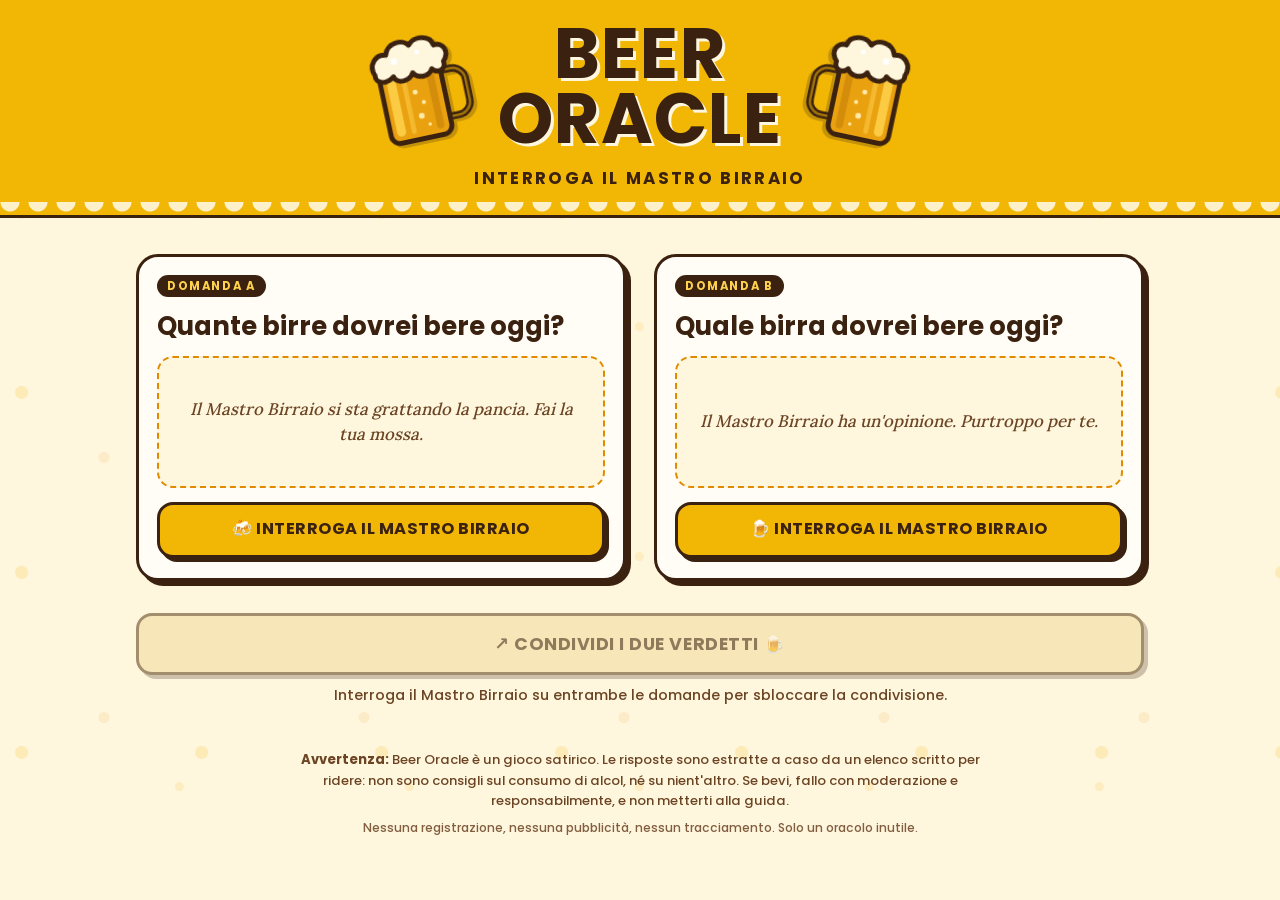
<file: index.html>
<!doctype html>
<html lang="it">
<head>
  <meta charset="utf-8">
  <meta name="viewport" content="width=device-width, initial-scale=1, viewport-fit=cover">
  <title>Beer Oracle 🍺</title>
  <meta name="description" content="Il Mastro Birraio risponde alle domande che contano davvero. Oracolo satirico e del tutto inutile.">
  <meta name="theme-color" content="#3B2210">
  <meta name="color-scheme" content="light">
  <link rel="manifest" href="manifest.webmanifest">
  <link rel="icon" type="image/png" href="icons/favicon.png">
  <link rel="apple-touch-icon" href="icons/apple-touch-icon.png">
  <meta name="apple-mobile-web-app-capable" content="yes">
  <meta name="mobile-web-app-capable" content="yes">
  <meta name="apple-mobile-web-app-title" content="Beer Oracle">
  <meta property="og:title" content="🍺 BEER ORACLE 🍺">
  <meta property="og:description" content="Interroga il Mastro Birraio. Poi non lamentarti.">
  <meta property="og:image" content="icons/icon-512.png">
  <link rel="preload" href="fonts/Poppins-Bold.woff" as="font" type="font/woff" crossorigin>
  <link rel="preload" href="fonts/Lora-Variable.woff" as="font" type="font/woff" crossorigin>
  <link rel="stylesheet" href="css/style.css">
</head>
<body>
  <header class="testata">
    <div class="titolo-riga">
      <img class="boccale boccale-sx" src="icons/boccale.svg" alt="" width="128" height="140">
      <h1 class="titolo"><span class="sr-only">🍺 </span>BEER <br>ORACLE<span class="sr-only"> 🍺</span></h1>
      <img class="boccale boccale-dx" src="icons/boccale.svg" alt="" width="128" height="140">
    </div>
    <p class="sottotitolo">INTERROGA IL MASTRO BIRRAIO</p>
  </header>

  <main class="contenuto">
    <section class="riquadro" data-domanda="A" aria-labelledby="domanda-A">
      <span class="etichetta">Domanda A</span>
      <h2 class="domanda" id="domanda-A">Quante birre dovrei bere oggi?</h2>
      <div class="risposta" aria-live="polite" aria-atomic="true">
        <p class="risposta-attesa">Il Mastro Birraio si sta grattando la pancia. Fai la tua mossa.</p>
      </div>
      <button class="pulsante" type="button" data-interroga="A" disabled>🍻 INTERROGA IL MASTRO BIRRAIO</button>
    </section>

    <section class="riquadro" data-domanda="B" aria-labelledby="domanda-B">
      <span class="etichetta">Domanda B</span>
      <h2 class="domanda" id="domanda-B">Quale birra dovrei bere oggi?</h2>
      <div class="risposta" aria-live="polite" aria-atomic="true">
        <p class="risposta-attesa">Il Mastro Birraio ha un'opinione. Purtroppo per te.</p>
      </div>
      <button class="pulsante" type="button" data-interroga="B" disabled>🍺 INTERROGA IL MASTRO BIRRAIO</button>
    </section>

    <section class="condivisione">
      <button class="pulsante pulsante-condividi" type="button" id="condividi" disabled aria-describedby="condividi-nota">↗ CONDIVIDI I DUE VERDETTI 🍺</button>
      <p class="nota" id="condividi-nota">Interroga il Mastro Birraio su entrambe le domande per sbloccare la condivisione.</p>
    </section>
  </main>

  <footer class="piede">
    <p class="piede-corto"><strong>Satira:</strong> risposte casuali, non consigli sul consumo di alcol. Bevi responsabilmente.</p>
    <p class="piede-lungo"><strong>Avvertenza:</strong> Beer Oracle è un gioco satirico. Le risposte sono estratte a caso da un elenco scritto per ridere: non sono consigli sul consumo di alcol, né su nient'altro. Se bevi, fallo con moderazione e responsabilmente, e non metterti alla guida.</p>
    <p class="piede-piccolo">Nessuna registrazione, nessuna pubblicità, nessun tracciamento. Solo un oracolo inutile.</p>
  </footer>

  <!-- Finestra di condivisione alternativa (quando il menu di condivisione del telefono non è disponibile) -->
  <dialog class="finestra" id="finestra-condividi" aria-labelledby="finestra-titolo">
    <div class="finestra-corpo">
      <h2 id="finestra-titolo">Il Mastro Birraio ha parlato</h2>
      <img id="anteprima" alt="Immagine con i due verdetti del Mastro Birraio">
      <div class="finestra-azioni">
        <a class="pulsante" id="salva-immagine" download="beer-oracle.png" href="#">⬇ SALVA L'IMMAGINE</a>
        <button class="pulsante pulsante-secondario" type="button" id="condividi-testo">💬 CONDIVIDI COME TESTO</button>
        <button class="pulsante pulsante-secondario" type="button" id="copia-testo">📋 COPIA IL TESTO</button>
      </div>
      <p class="nota" id="finestra-stato" role="status"></p>
      <button class="chiudi" type="button" id="chiudi-finestra" aria-label="Chiudi">✕</button>
    </div>
  </dialog>


  <noscript><p class="nota">Per interrogare il Mastro Birraio serve JavaScript. Anche lui ha dei limiti.</p></noscript>

  <script src="js/app.js" defer></script>
</body>
</html>
</file>
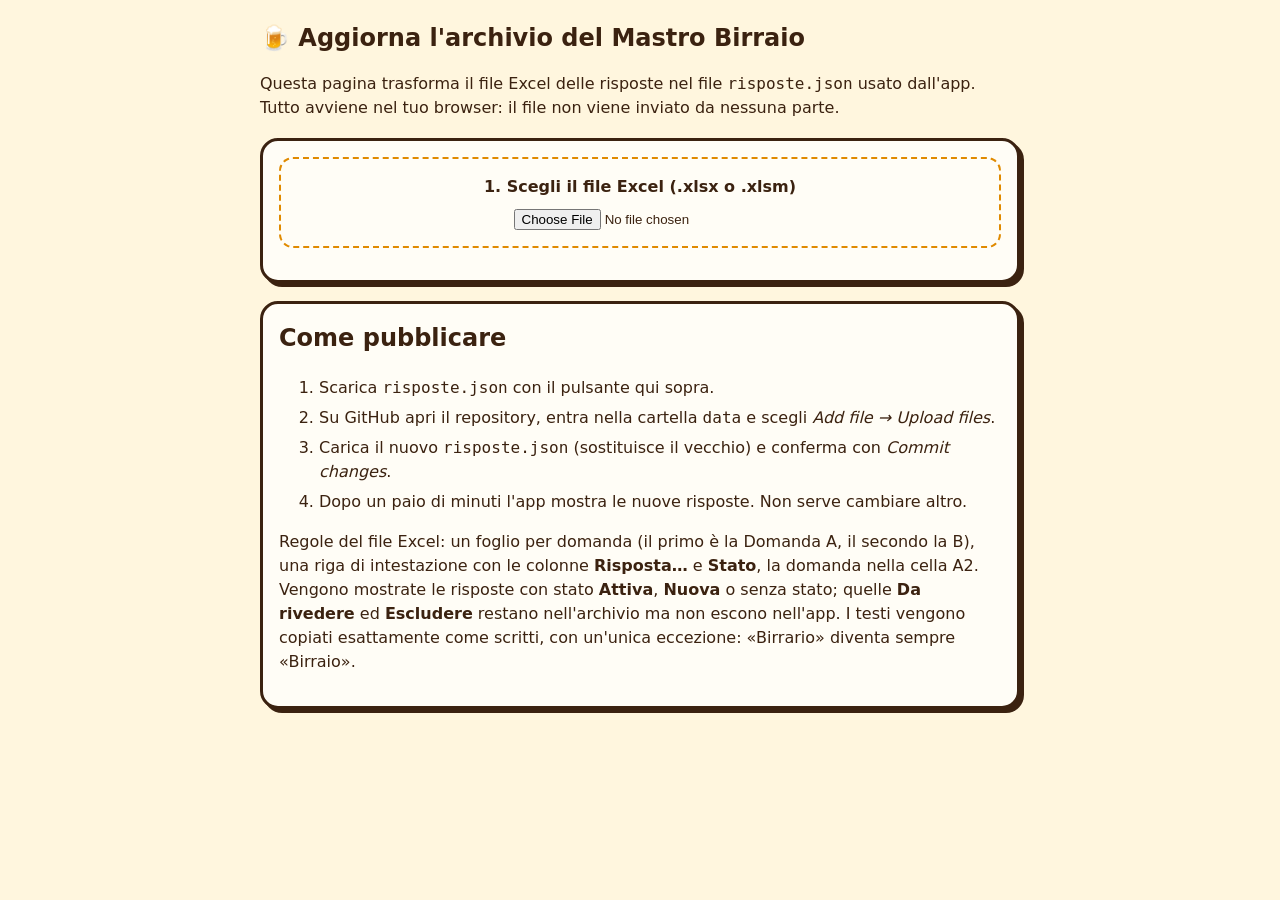
<file: strumenti/aggiorna-archivio.html>
<!doctype html>
<html lang="it">
<head>
  <meta charset="utf-8">
  <meta name="viewport" content="width=device-width, initial-scale=1">
  <meta name="robots" content="noindex">
  <title>Aggiorna archivio · Beer Oracle</title>
  <style>
    :root { --oro:#F2B705; --crema:#FFF6DE; --marrone:#3B2210; --ambra:#E08A00; }
    * { box-sizing: border-box; }
    body { margin:0; padding:20px 16px 40px; background:var(--crema); color:var(--marrone);
      font: 16px/1.5 system-ui, -apple-system, "Segoe UI", Roboto, sans-serif; }
    main { max-width: 760px; margin: 0 auto; }
    h1 { font-size: 1.5rem; margin: 0 0 6px; }
    .box { background:#FFFDF6; border:3px solid var(--marrone); border-radius:18px; box-shadow:4px 4px 0 var(--marrone); padding:16px; margin:18px 0; }
    label.file { display:block; padding:16px; border:2px dashed var(--ambra); border-radius:14px; text-align:center; cursor:pointer; font-weight:700; }
    input[type=file] { display:block; margin:10px auto 0; max-width:100%; }
    a.btn, button { display:inline-block; font:inherit; font-weight:700; padding:12px 18px; background:var(--oro); color:var(--marrone);
      border:3px solid var(--marrone); border-radius:14px; box-shadow:3px 3px 0 var(--marrone); text-decoration:none; cursor:pointer; }
    table { width:100%; border-collapse:collapse; font-size:.92rem; }
    th, td { text-align:left; padding:6px 8px; border-bottom:1px solid #EAD9AE; vertical-align:top; }
    .ok { color:#2F6B1F; } .warn { color:#9A4A00; } .err { color:#A11; font-weight:700; }
    pre { white-space:pre-wrap; overflow-wrap:anywhere; font-size:.85rem; background:var(--crema); padding:10px; border-radius:10px; max-height:240px; overflow:auto; }
    ol li { margin-bottom: 6px; }
  </style>
</head>
<body>
<main>
  <h1>🍺 Aggiorna l'archivio del Mastro Birraio</h1>
  <p>Questa pagina trasforma il file Excel delle risposte nel file <code>risposte.json</code> usato dall'app. Tutto avviene nel tuo browser: il file non viene inviato da nessuna parte.</p>

  <div class="box">
    <label class="file">1. Scegli il file Excel (.xlsx o .xlsm)
      <input type="file" id="file" accept=".xlsx,.xlsm,application/vnd.openxmlformats-officedocument.spreadsheetml.sheet,application/vnd.ms-excel.sheet.macroEnabled.12">
    </label>
    <p id="stato"></p>
  </div>

  <div class="box" id="esito" hidden>
    <h2 style="margin-top:0">2. Controlla</h2>
    <div id="riepilogo"></div>
    <p><a class="btn" id="scarica" download="risposte.json" href="#">⬇ 3. Scarica risposte.json</a></p>
    <details><summary>Anteprima del file</summary><pre id="anteprima"></pre></details>
  </div>

  <div class="box">
    <h2 style="margin-top:0">Come pubblicare</h2>
    <ol>
      <li>Scarica <code>risposte.json</code> con il pulsante qui sopra.</li>
      <li>Su GitHub apri il repository, entra nella cartella <code>data</code> e scegli <em>Add file → Upload files</em>.</li>
      <li>Carica il nuovo <code>risposte.json</code> (sostituisce il vecchio) e conferma con <em>Commit changes</em>.</li>
      <li>Dopo un paio di minuti l'app mostra le nuove risposte. Non serve cambiare altro.</li>
    </ol>
    <p>Regole del file Excel: un foglio per domanda (il primo è la Domanda A, il secondo la B), una riga di intestazione con le colonne <strong>Risposta…</strong> e <strong>Stato</strong>, la domanda nella cella A2. Vengono mostrate le risposte con stato <strong>Attiva</strong>, <strong>Nuova</strong> o senza stato; quelle <strong>Da rivedere</strong> ed <strong>Escludere</strong> restano nell'archivio ma non escono nell'app. I testi vengono copiati esattamente come scritti, con un'unica eccezione: «Birrario» diventa sempre «Birraio».</p>
  </div>
</main>

<script>
(function () {
  "use strict";
  var NS = "http://schemas.openxmlformats.org/spreadsheetml/2006/main";
  var RNS = "http://schemas.openxmlformats.org/officeDocument/2006/relationships";
  var VISIBILI = ["Attiva", "Nuova", ""];
  var urlJson = null;

  function $(id) { return document.getElementById(id); }

  /* --- lettura dello zip (un file .xlsx è un archivio zip) --- */
  async function leggiZip(buffer) {
    var v = new DataView(buffer), u8 = new Uint8Array(buffer);
    var fine = -1;
    for (var i = buffer.byteLength - 22; i >= Math.max(0, buffer.byteLength - 65557); i--) {
      if (v.getUint32(i, true) === 0x06054b50) { fine = i; break; }
    }
    if (fine < 0) throw new Error("Il file non sembra un Excel valido.");
    var n = v.getUint16(fine + 10, true), p = v.getUint32(fine + 16, true);
    var dec = new TextDecoder(), voci = {};
    for (var k = 0; k < n; k++) {
      if (v.getUint32(p, true) !== 0x02014b50) throw new Error("Archivio danneggiato.");
      var metodo = v.getUint16(p + 10, true), dimC = v.getUint32(p + 20, true);
      var lNome = v.getUint16(p + 28, true), lExtra = v.getUint16(p + 30, true), lComm = v.getUint16(p + 32, true);
      var locale = v.getUint32(p + 42, true);
      var nome = dec.decode(u8.subarray(p + 46, p + 46 + lNome));
      voci[nome] = { metodo: metodo, dimC: dimC, locale: locale };
      p += 46 + lNome + lExtra + lComm;
    }
    return async function (nome) {
      var e = voci[nome];
      if (!e) return null;
      var l = e.locale;
      var inizio = l + 30 + v.getUint16(l + 26, true) + v.getUint16(l + 28, true);
      var dati = u8.subarray(inizio, inizio + e.dimC);
      if (e.metodo === 0) return dec.decode(dati);
      if (e.metodo !== 8) throw new Error("Compressione non supportata.");
      var flusso = new Blob([dati]).stream().pipeThrough(new DecompressionStream("deflate-raw"));
      return await new Response(flusso).text();
    };
  }

  function xml(testo) { return new DOMParser().parseFromString(testo, "application/xml"); }
  function testoDi(el) {
    var t = el.getElementsByTagNameNS(NS, "t"), s = "";
    for (var i = 0; i < t.length; i++) s += t[i].textContent;
    return s;
  }
  function colonna(rif) { return rif.replace(/[0-9]/g, ""); }
  function riga(rif) { return parseInt(rif.replace(/[A-Z]/g, ""), 10); }
  function percorso(base, rel) {
    if (rel.charAt(0) === "/") return rel.slice(1);
    var parti = base.split("/"); parti.pop();
    rel.split("/").forEach(function (x) { if (x === "..") parti.pop(); else if (x !== ".") parti.push(x); });
    return parti.join("/");
  }

  async function leggiExcel(buffer) {
    var leggi = await leggiZip(buffer);
    var condivise = [];
    var ss = await leggi("xl/sharedStrings.xml");
    if (ss) {
      var si = xml(ss).getElementsByTagNameNS(NS, "si");
      for (var i = 0; i < si.length; i++) condivise.push(testoDi(si[i]));
    }
    var wb = xml(await leggi("xl/workbook.xml"));
    var rels = xml(await leggi("xl/_rels/workbook.xml.rels")).getElementsByTagName("Relationship");
    var mappa = {};
    for (var r = 0; r < rels.length; r++) mappa[rels[r].getAttribute("Id")] = rels[r].getAttribute("Target");

    var fogli = [], el = wb.getElementsByTagNameNS(NS, "sheet");
    for (var f = 0; f < el.length; f++) {
      var id = el[f].getAttributeNS(RNS, "id") || el[f].getAttribute("r:id");
      var file = percorso("xl/workbook.xml", mappa[id]);
      var doc = xml(await leggi(file));
      var celle = {};
      var c = doc.getElementsByTagNameNS(NS, "c");
      for (var j = 0; j < c.length; j++) {
        var rif = c[j].getAttribute("r"), tipo = c[j].getAttribute("t");
        var vEl = c[j].getElementsByTagNameNS(NS, "v")[0], val = null;
        if (tipo === "s" && vEl) val = condivise[parseInt(vEl.textContent, 10)];
        else if (tipo === "inlineStr") val = testoDi(c[j]);
        else if (vEl) val = vEl.textContent;
        if (val === null) continue;
        var rr = riga(rif);
        (celle[rr] = celle[rr] || {})[colonna(rif)] = val;
      }
      fogli.push({ nome: el[f].getAttribute("name"), celle: celle });
    }
    return fogli;
  }

  function convertiFoglio(foglio, indice) {
    var celle = foglio.celle, righe = Object.keys(celle).map(Number).sort(function (a, b) { return a - b; });
    var intest = null, colTesto = null, colStato = null, colNum = null;
    for (var i = 0; i < righe.length && !intest; i++) {
      var r = celle[righe[i]];
      for (var col in r) {
        var v = String(r[col]).trim().toLowerCase();
        if (v === "stato") colStato = col;
        if (v.indexOf("risposta") === 0) colTesto = col;
        if (v === "n." || v === "n" || v === "numero") colNum = col;
      }
      if (colStato && colTesto) intest = righe[i]; else { colStato = colTesto = colNum = null; }
    }
    if (!intest) throw new Error('Nel foglio "' + foglio.nome + '" non trovo le colonne "Risposta" e "Stato".');

    var domanda = (celle[2] && celle[2].A) ? String(celle[2].A).trim() : foglio.nome;
    var risposte = [];
    righe.forEach(function (n) {
      if (n <= intest) return;
      var t = celle[n][colTesto];
      if (t === undefined || String(t).trim() === "") return;
      var num = colNum ? parseFloat(celle[n][colNum]) : NaN;
      risposte.push({ n: isNaN(num) ? risposte.length + 1 : num, testo: nomeGiusto(String(t)), stato: String(celle[n][colStato] || "").trim() });
    });
    return { id: indice === 0 ? "A" : "B", domanda: domanda, risposte: risposte };
  }

  // L'unica correzione ammessa: il personaggio si chiama sempre "Mastro Birraio"
  function nomeGiusto(t) {
    return t.replace(/BIRRARIO/g, "BIRRAIO").replace(/Birrario/g, "Birraio").replace(/birrario/g, "birraio");
  }

  function riepilogo(dati) {
    var html = "";
    dati.domande.forEach(function (d) {
      var conta = {};
      d.risposte.forEach(function (r) { var s = r.stato || "(senza stato)"; conta[s] = (conta[s] || 0) + 1; });
      var visibili = d.risposte.filter(function (r) { return VISIBILI.indexOf(r.stato) !== -1; }).length;
      html += "<h3>Domanda " + d.id + ": " + esc(d.domanda) + "</h3><table><tr><th>Stato</th><th>Risposte</th></tr>";
      Object.keys(conta).forEach(function (s) { html += "<tr><td>" + esc(s) + "</td><td>" + conta[s] + "</td></tr>"; });
      html += "</table><p class='" + (visibili ? "ok" : "err") + "'>Mostrate nell'app: <strong>" + visibili + "</strong></p>";
      var strani = d.risposte.filter(function (r) {
        return ["Attiva", "Nuova", "Da rivedere", "Escludere", ""].indexOf(r.stato) === -1;
      });
      if (strani.length) html += "<p class='warn'>Attenzione: stati non riconosciuti (righe " + strani.map(function (r) { return r.n; }).join(", ") + "). Queste risposte non verranno mostrate.</p>";
    });
    return html;
  }
  function esc(s) { return String(s).replace(/[&<>"]/g, function (c) { return { "&": "&amp;", "<": "&lt;", ">": "&gt;", '"': "&quot;" }[c]; }); }

  $("file").addEventListener("change", async function (e) {
    var file = e.target.files[0];
    if (!file) return;
    $("stato").className = ""; $("stato").textContent = "Il Mastro Birraio sta leggendo…";
    $("esito").hidden = true;
    try {
      if (typeof DecompressionStream === "undefined") throw new Error("Questo browser è troppo vecchio: usa una versione recente di Chrome, Edge, Firefox o Safari.");
      var fogli = await leggiExcel(await file.arrayBuffer());
      if (fogli.length < 2) throw new Error("Servono almeno due fogli: uno per la Domanda A e uno per la Domanda B.");
      var oggi = new Date();
      var dati = {
        aggiornato: oggi.getFullYear() + "-" + String(oggi.getMonth() + 1).padStart(2, "0") + "-" + String(oggi.getDate()).padStart(2, "0"),
        fonte: file.name,
        statiVisibili: VISIBILI,
        domande: [convertiFoglio(fogli[0], 0), convertiFoglio(fogli[1], 1)]
      };
      var json = JSON.stringify(dati, null, 2);
      if (urlJson) URL.revokeObjectURL(urlJson);
      urlJson = URL.createObjectURL(new Blob([json], { type: "application/json" }));
      $("scarica").href = urlJson;
      $("riepilogo").innerHTML = riepilogo(dati);
      $("anteprima").textContent = json;
      $("esito").hidden = false;
      $("stato").className = "ok"; $("stato").textContent = "Fatto. Controlla il riepilogo e scarica il file.";
    } catch (err) {
      $("stato").className = "err"; $("stato").textContent = err.message || String(err);
    }
  });
})();
</script>
</body>
</html>
</file>
<file: css/style.css>
/* ==========================================================
   BEER ORACLE — foglio di stile
   Palette: giallo dorato, ambra, crema, marrone scuro
   ========================================================== */

@font-face {
  font-family: "Poppins";
  src: url("../fonts/Poppins-Bold.woff") format("woff");
  font-weight: 700;
  font-display: swap;
}
@font-face {
  font-family: "Poppins";
  src: url("../fonts/Poppins-Medium.woff") format("woff");
  font-weight: 500;
  font-display: swap;
}
@font-face {
  font-family: "Lora";
  src: url("../fonts/Lora-Variable.woff") format("woff");
  font-weight: 400 700;
  font-display: swap;
}

:root {
  --oro: #F2B705;
  --oro-chiaro: #FFD24D;
  --ambra: #E08A00;
  --ambra-scura: #B86B00;
  --crema: #FFF6DE;
  --crema-scura: #F7E6B8;
  --marrone: #3B2210;
  --marrone-medio: #6B4423;
  --bianco: #FFFDF6;

  --bordo: 3px solid var(--marrone);
  --ombra: 5px 5px 0 var(--marrone);
  --raggio: 22px;

  --font-ui: "Poppins", system-ui, -apple-system, "Segoe UI", Roboto, sans-serif;
  --font-oracolo: "Lora", Georgia, "Times New Roman", serif;
}

*,
*::before,
*::after { box-sizing: border-box; }

html { -webkit-text-size-adjust: 100%; }

body {
  margin: 0;
  min-height: 100vh;
  min-height: 100dvh;
  background-color: var(--crema);
  background-image:
    radial-gradient(circle at 12% 18%, rgba(242, 183, 5, .18) 0 6px, transparent 7px),
    radial-gradient(circle at 78% 42%, rgba(242, 183, 5, .14) 0 4px, transparent 5px),
    radial-gradient(circle at 40% 76%, rgba(224, 138, 0, .10) 0 5px, transparent 6px);
  background-size: 180px 180px, 230px 230px, 260px 260px;
  color: var(--marrone);
  font-family: var(--font-ui);
  font-weight: 500;
  line-height: 1.5;
  padding:
    env(safe-area-inset-top)
    env(safe-area-inset-right)
    env(safe-area-inset-bottom)
    env(safe-area-inset-left);
}

.sr-only {
  position: absolute;
  width: 1px; height: 1px;
  margin: -1px; padding: 0;
  overflow: hidden;
  clip: rect(0 0 0 0);
  white-space: nowrap;
  border: 0;
}

/* ---------- Testata ---------- */

.testata {
  background: var(--oro);
  border-bottom: var(--bordo);
  padding: 22px 16px 18px;
  text-align: center;
  position: relative;
  overflow: hidden;
}

/* schiuma che cola dal bordo inferiore */
.testata::after {
  content: "";
  position: absolute;
  left: 0; right: 0; bottom: -1px;
  height: 14px;
  background:
    radial-gradient(circle at 10px 0, var(--crema) 9px, transparent 10px) 0 0 / 28px 14px repeat-x;
  opacity: .9;
}

.titolo-riga {
  display: flex;
  align-items: center;
  justify-content: center;
  gap: clamp(8px, 3vw, 22px);
}

.titolo {
  margin: 0;
  font-weight: 700;
  font-size: clamp(2.35rem, 12vw, 4.4rem);
  line-height: .92;
  letter-spacing: .02em;
  color: var(--marrone);
  text-shadow: 3px 3px 0 var(--crema);
}

.boccale {
  width: clamp(58px, 17vw, 104px);
  height: auto;
  flex: none;
  filter: drop-shadow(3px 3px 0 rgba(59, 34, 16, .25));
}
.boccale-sx { transform: rotate(-12deg); }
.boccale-dx { transform: scaleX(-1) rotate(-12deg); }

.sottotitolo {
  margin: 14px 0 6px;
  font-weight: 700;
  font-size: 1.05rem;
  letter-spacing: .14em;
  color: var(--marrone);
}

/* ---------- Contenuto ---------- */

.contenuto {
  width: 100%;
  max-width: 1040px;
  margin: 0 auto;
  padding: 26px 16px 8px;
  display: grid;
  gap: 22px;
}

@media (min-width: 820px) {
  .contenuto { grid-template-columns: 1fr 1fr; padding-top: 36px; gap: 28px; }
  .condivisione { grid-column: 1 / -1; }
}

.riquadro {
  background: var(--bianco);
  border: var(--bordo);
  border-radius: var(--raggio);
  box-shadow: var(--ombra);
  padding: 18px 18px 20px;
  display: flex;
  flex-direction: column;
  gap: 14px;
}

.etichetta {
  align-self: flex-start;
  background: var(--marrone);
  color: var(--oro-chiaro);
  font-weight: 700;
  font-size: .72rem;
  letter-spacing: .14em;
  text-transform: uppercase;
  padding: 3px 10px 2px;
  border-radius: 999px;
}

.domanda {
  margin: 0;
  font-weight: 700;
  font-size: clamp(1.3rem, 5.4vw, 1.6rem);
  line-height: 1.2;
}

.risposta {
  flex: 1;
  min-height: 132px;
  display: flex;
  text-align: center;
  background: var(--crema);
  border: 2px dashed var(--ambra);
  border-radius: 16px;
  padding: 18px 16px;
}

/* margin:auto centra il testo senza tagliarlo se è più alto del riquadro */
.risposta > p { margin: auto; }

.risposta-testo {
  font-family: var(--font-oracolo);
  font-weight: 700;
  font-size: clamp(1.35rem, 5.6vw, 1.7rem);
  line-height: 1.3;
  /* rispetta a capo e spazi esattamente come nell'archivio */
  white-space: pre-wrap;
  overflow-wrap: anywhere;
}

.risposta-testo a { color: var(--ambra-scura); }

.risposta-attesa {
  color: var(--marrone-medio);
  font-family: var(--font-oracolo);
  font-style: italic;
  font-size: 1.05rem;
}

/* comparsa della risposta: sale come la schiuma */
.risposta-testo.appare { animation: schiuma .55s cubic-bezier(.2, 1.4, .4, 1) both; }

@keyframes schiuma {
  0%   { opacity: 0; transform: translateY(18px) scale(.92); filter: blur(3px); }
  60%  { opacity: 1; filter: blur(0); }
  100% { opacity: 1; transform: none; }
}

/* ---------- Pulsanti ---------- */

.pulsante {
  -webkit-appearance: none;
  appearance: none;
  display: block;
  width: 100%;
  min-height: 56px;
  padding: 14px 16px;
  font: inherit;
  font-weight: 700;
  font-size: 1.02rem;
  letter-spacing: .03em;
  line-height: 1.25;
  text-align: center;
  text-decoration: none;
  color: var(--marrone);
  background: var(--oro);
  border: var(--bordo);
  border-radius: 16px;
  box-shadow: 4px 4px 0 var(--marrone);
  cursor: pointer;
  transition: transform .08s ease, box-shadow .08s ease, background-color .15s ease;
  touch-action: manipulation;
  -webkit-tap-highlight-color: transparent;
}

.pulsante:hover { background: var(--oro-chiaro); }

.pulsante:active {
  transform: translate(4px, 4px);
  box-shadow: 0 0 0 var(--marrone);
}

.pulsante:focus-visible,
.chiudi:focus-visible,
.avviso-aggiornamento button:focus-visible {
  outline: 3px solid var(--ambra-scura);
  outline-offset: 3px;
}

.pulsante:disabled {
  cursor: not-allowed;
  background: var(--crema-scura);
  color: rgba(59, 34, 16, .55);
  border-color: rgba(59, 34, 16, .45);
  box-shadow: 4px 4px 0 rgba(59, 34, 16, .25);
  transform: none;
}

.pulsante.scuote { animation: scuoti .4s ease; }

@keyframes scuoti {
  0%, 100% { rotate: 0deg; }
  25% { rotate: -1.5deg; }
  50% { rotate: 1.5deg; }
  75% { rotate: -.8deg; }
}

.pulsante-condividi {
  background: var(--ambra);
  color: var(--bianco);
  font-size: 1.1rem;
  min-height: 62px;
  text-shadow: 1px 1px 0 rgba(59, 34, 16, .45);
}
.pulsante-condividi:hover { background: #F09A10; }
.pulsante-condividi:disabled { text-shadow: none; }

.pulsante-secondario { background: var(--bianco); }
.pulsante-secondario:hover { background: var(--crema); }

.condivisione { padding-top: 4px; }

.nota {
  margin: 10px 4px 0;
  font-size: .9rem;
  text-align: center;
  color: var(--marrone-medio);
}

/* ---------- Piede ---------- */

.piede {
  max-width: 760px;
  margin: 18px auto 0;
  padding: 18px 20px 30px;
  text-align: center;
  font-size: .82rem;
  line-height: 1.55;
  color: var(--marrone-medio);
}
.piede p { margin: 0 0 8px; }
.piede-piccolo { font-size: .76rem; opacity: .85; }
.piede-corto { display: none; }

/* ---------- Finestra di condivisione ---------- */

.finestra {
  width: min(520px, calc(100vw - 24px));
  max-height: calc(100dvh - 24px);
  padding: 0;
  border: var(--bordo);
  border-radius: var(--raggio);
  box-shadow: var(--ombra);
  background: var(--bianco);
  color: var(--marrone);
}
.finestra::backdrop { background: rgba(59, 34, 16, .6); }

.finestra-corpo {
  position: relative;
  padding: 22px 18px 18px;
}

.finestra h2 {
  margin: 0 40px 14px 0;
  font-size: 1.15rem;
  text-transform: uppercase;
  letter-spacing: .04em;
}

#anteprima {
  display: block;
  width: 100%;
  max-height: 52dvh;
  object-fit: contain;
  border-radius: 12px;
  border: 2px solid var(--crema-scura);
  background: var(--crema);
}

.finestra-azioni {
  display: grid;
  gap: 12px;
  margin-top: 16px;
}

.chiudi {
  position: absolute;
  top: 12px; right: 12px;
  width: 40px; height: 40px;
  border-radius: 50%;
  border: 2px solid var(--marrone);
  background: var(--crema);
  color: var(--marrone);
  font-size: 1.1rem;
  font-weight: 700;
  cursor: pointer;
}

/* ---------- Avviso aggiornamento ---------- */

.avviso-aggiornamento {
  position: fixed;
  left: 12px; right: 12px;
  bottom: calc(12px + env(safe-area-inset-bottom));
  max-width: 520px;
  margin: 0 auto;
  display: flex;
  align-items: center;
  gap: 12px;
  padding: 12px 14px;
  background: var(--marrone);
  color: var(--crema);
  border-radius: 14px;
  box-shadow: 0 6px 20px rgba(0, 0, 0, .3);
  font-size: .92rem;
  z-index: 10;
}
.avviso-aggiornamento[hidden] { display: none; }
.avviso-aggiornamento span { flex: 1; }
.avviso-aggiornamento button {
  font: inherit;
  font-weight: 700;
  padding: 8px 14px;
  border: 0;
  border-radius: 10px;
  background: var(--oro);
  color: var(--marrone);
  cursor: pointer;
}

/* ---------- Smartphone: tutto in una schermata, senza scorrere ---------- */

@media (max-width: 819px) {
  body {
    height: 100vh;
    height: 100dvh;
    display: flex;
    flex-direction: column;
    overflow: hidden;
  }

  .testata { flex: none; padding: 10px 12px 15px; }
  .titolo-riga { gap: 10px; }
  .boccale { width: clamp(34px, 10vw, 46px); }
  .titolo { font-size: clamp(1.8rem, 9.4vw, 2.6rem); line-height: 1; text-shadow: 2px 2px 0 var(--crema); }
  .titolo br { display: none; }
  .sottotitolo { margin: 5px 0 0; font-size: clamp(.78rem, 3.6vw, .92rem); }

  .contenuto {
    flex: 1;
    min-height: 0;
    grid-template-rows: 1fr 1fr auto;
    gap: 12px;
    padding: 14px 12px 2px;
  }

  .riquadro {
    min-height: 0;
    padding: 10px 12px 12px;
    gap: 8px;
    border-radius: 18px;
    box-shadow: 4px 4px 0 var(--marrone);
  }
  .etichetta { display: none; }
  .domanda { font-size: clamp(1rem, 4.6vw, 1.15rem); }

  .risposta {
    min-height: 0;
    padding: 8px 10px;
    border-radius: 12px;
    overflow-y: auto;
  }
  .risposta-testo { font-size: clamp(1.15rem, 5.6vw, 1.45rem); line-height: 1.25; }
  .risposta-attesa { font-size: .9rem; }

  .pulsante {
    min-height: 46px;
    padding: 9px 12px;
    font-size: clamp(.86rem, 4vw, .98rem);
    border-radius: 14px;
    box-shadow: 3px 3px 0 var(--marrone);
  }
  .pulsante:active { transform: translate(3px, 3px); }
  .pulsante-condividi { min-height: 50px; font-size: clamp(.92rem, 4.3vw, 1.05rem); }

  .condivisione { padding-top: 2px; }
  .condivisione .nota {
    position: absolute;
    width: 1px; height: 1px;
    overflow: hidden;
    clip: rect(0 0 0 0);
  }

  .piede {
    flex: none;
    margin: 0;
    padding: 8px 14px calc(8px + env(safe-area-inset-bottom));
    font-size: .7rem;
    line-height: 1.35;
  }
  .piede p { margin: 0; }
  .piede-lungo, .piede-piccolo { display: none; }
  .piede-corto { display: block; }

  body { padding-bottom: 0; }
}

/* ---------- Movimento ridotto ---------- */

@media (prefers-reduced-motion: reduce) {
  *, *::before, *::after {
    animation-duration: .01ms !important;
    animation-iteration-count: 1 !important;
    transition-duration: .01ms !important;
  }
}
</file>
